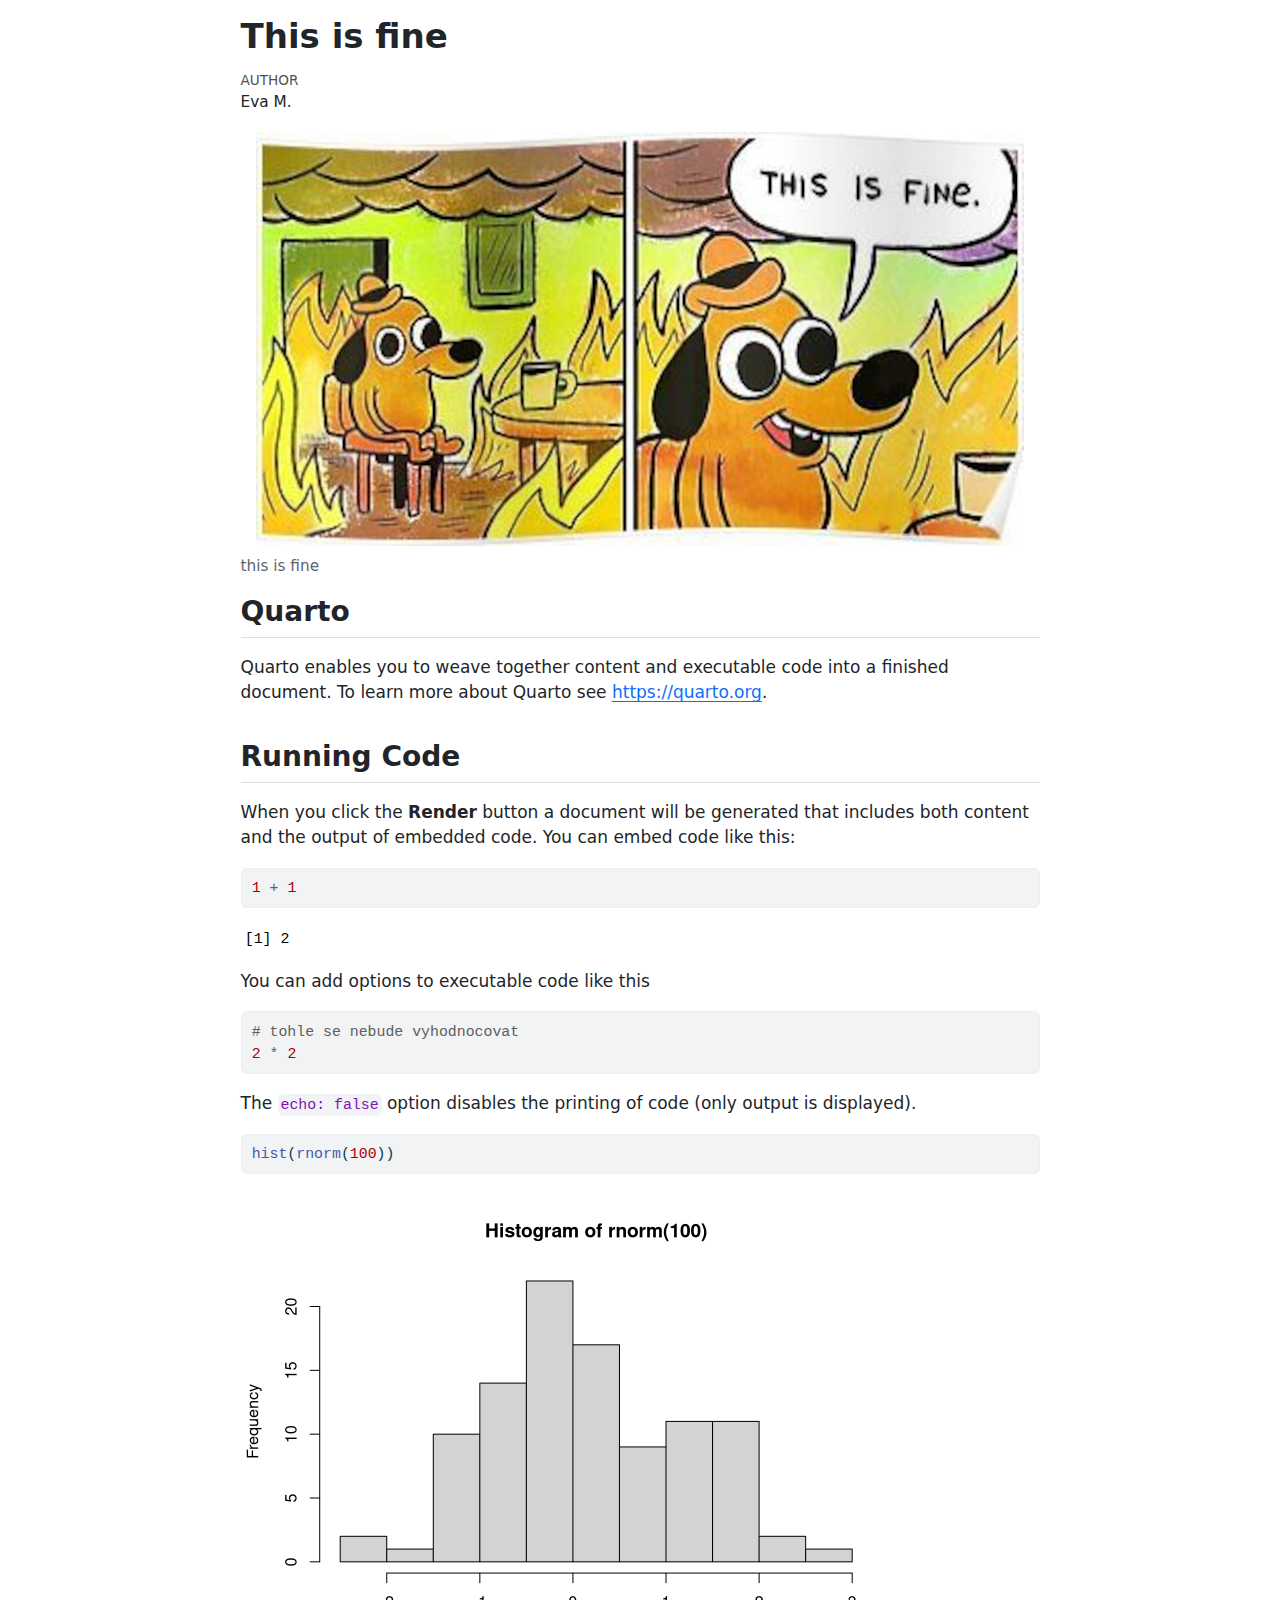
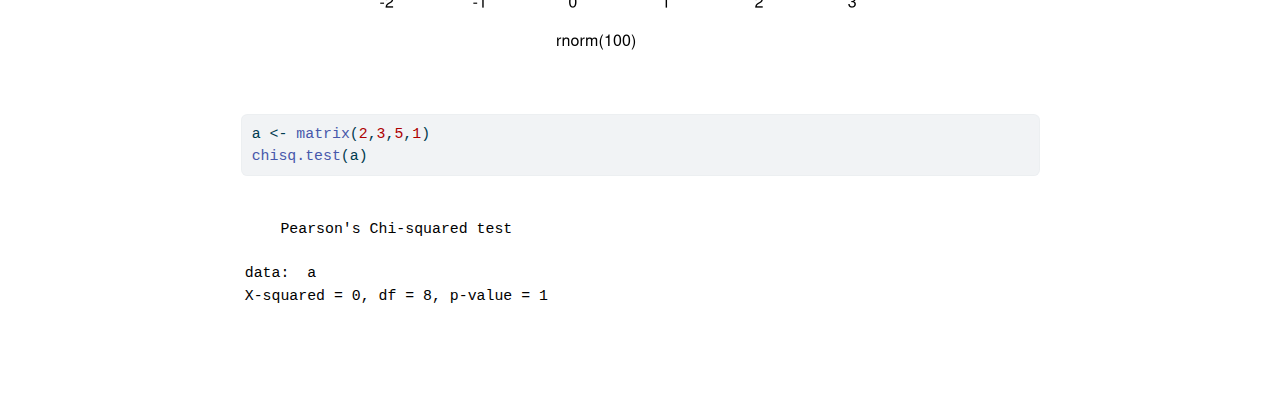
<file: index.html>
<!DOCTYPE html>
<html xmlns="http://www.w3.org/1999/xhtml" lang="en" xml:lang="en"><head>

<meta charset="utf-8">
<meta name="generator" content="quarto-1.8.27">

<meta name="viewport" content="width=device-width, initial-scale=1.0, user-scalable=yes">

<meta name="author" content="Eva M.">

<title>This is fine</title>
<style>
code{white-space: pre-wrap;}
span.smallcaps{font-variant: small-caps;}
div.columns{display: flex; gap: min(4vw, 1.5em);}
div.column{flex: auto; overflow-x: auto;}
div.hanging-indent{margin-left: 1.5em; text-indent: -1.5em;}
ul.task-list{list-style: none;}
ul.task-list li input[type="checkbox"] {
  width: 0.8em;
  margin: 0 0.8em 0.2em -1em; /* quarto-specific, see https://github.com/quarto-dev/quarto-cli/issues/4556 */ 
  vertical-align: middle;
}
/* CSS for syntax highlighting */
html { -webkit-text-size-adjust: 100%; }
pre > code.sourceCode { white-space: pre; position: relative; }
pre > code.sourceCode > span { display: inline-block; line-height: 1.25; }
pre > code.sourceCode > span:empty { height: 1.2em; }
.sourceCode { overflow: visible; }
code.sourceCode > span { color: inherit; text-decoration: inherit; }
div.sourceCode { margin: 1em 0; }
pre.sourceCode { margin: 0; }
@media screen {
div.sourceCode { overflow: auto; }
}
@media print {
pre > code.sourceCode { white-space: pre-wrap; }
pre > code.sourceCode > span { text-indent: -5em; padding-left: 5em; }
}
pre.numberSource code
  { counter-reset: source-line 0; }
pre.numberSource code > span
  { position: relative; left: -4em; counter-increment: source-line; }
pre.numberSource code > span > a:first-child::before
  { content: counter(source-line);
    position: relative; left: -1em; text-align: right; vertical-align: baseline;
    border: none; display: inline-block;
    -webkit-touch-callout: none; -webkit-user-select: none;
    -khtml-user-select: none; -moz-user-select: none;
    -ms-user-select: none; user-select: none;
    padding: 0 4px; width: 4em;
  }
pre.numberSource { margin-left: 3em;  padding-left: 4px; }
div.sourceCode
  {   }
@media screen {
pre > code.sourceCode > span > a:first-child::before { text-decoration: underline; }
}
</style>


<script src="index_files/libs/clipboard/clipboard.min.js"></script>
<script src="index_files/libs/quarto-html/quarto.js" type="module"></script>
<script src="index_files/libs/quarto-html/tabsets/tabsets.js" type="module"></script>
<script src="index_files/libs/quarto-html/axe/axe-check.js" type="module"></script>
<script src="index_files/libs/quarto-html/popper.min.js"></script>
<script src="index_files/libs/quarto-html/tippy.umd.min.js"></script>
<script src="index_files/libs/quarto-html/anchor.min.js"></script>
<link href="index_files/libs/quarto-html/tippy.css" rel="stylesheet">
<link href="index_files/libs/quarto-html/quarto-syntax-highlighting-b1010ed3cd212492f61910bf2317df72.css" rel="stylesheet" id="quarto-text-highlighting-styles">
<script src="index_files/libs/bootstrap/bootstrap.min.js"></script>
<link href="index_files/libs/bootstrap/bootstrap-icons.css" rel="stylesheet">
<link href="index_files/libs/bootstrap/bootstrap-6510570da2ac4d2cee7ce34e24c3e5b8.min.css" rel="stylesheet" append-hash="true" id="quarto-bootstrap" data-mode="light">


</head>

<body class="fullcontent quarto-light">

<div id="quarto-content" class="page-columns page-rows-contents page-layout-article">

<main class="content" id="quarto-document-content">

<header id="title-block-header" class="quarto-title-block default">
<div class="quarto-title">
<h1 class="title">This is fine</h1>
</div>



<div class="quarto-title-meta">

    <div>
    <div class="quarto-title-meta-heading">Author</div>
    <div class="quarto-title-meta-contents">
             <p>Eva M. </p>
          </div>
  </div>
    
  
    
  </div>
  


</header>


<div class="quarto-figure quarto-figure-center">
<figure class="figure">
<p><img src="img/this_is_fine.jpg" class="img-fluid figure-img"></p>
<figcaption>this is fine</figcaption>
</figure>
</div>
<section id="quarto" class="level2">
<h2 class="anchored" data-anchor-id="quarto">Quarto</h2>
<p>Quarto enables you to weave together content and executable code into a finished document. To learn more about Quarto see <a href="https://quarto.org" class="uri">https://quarto.org</a>.</p>
</section>
<section id="running-code" class="level2">
<h2 class="anchored" data-anchor-id="running-code">Running Code</h2>
<p>When you click the <strong>Render</strong> button a document will be generated that includes both content and the output of embedded code. You can embed code like this:</p>
<div class="cell">
<div class="code-copy-outer-scaffold"><div class="sourceCode cell-code" id="cb1"><pre class="sourceCode r code-with-copy"><code class="sourceCode r"><span id="cb1-1"><a href="#cb1-1" aria-hidden="true" tabindex="-1"></a><span class="dv">1</span> <span class="sc">+</span> <span class="dv">1</span> </span></code></pre></div><button title="Copy to Clipboard" class="code-copy-button"><i class="bi"></i></button></div>
<div class="cell-output cell-output-stdout">
<pre><code>[1] 2</code></pre>
</div>
</div>
<p>You can add options to executable code like this</p>
<div class="cell">
<div class="code-copy-outer-scaffold"><div class="sourceCode cell-code" id="cb3"><pre class="sourceCode r code-with-copy"><code class="sourceCode r"><span id="cb3-1"><a href="#cb3-1" aria-hidden="true" tabindex="-1"></a><span class="co"># tohle se nebude vyhodnocovat</span></span>
<span id="cb3-2"><a href="#cb3-2" aria-hidden="true" tabindex="-1"></a><span class="dv">2</span> <span class="sc">*</span> <span class="dv">2</span></span></code></pre></div><button title="Copy to Clipboard" class="code-copy-button"><i class="bi"></i></button></div>
</div>
<p>The <code>echo: false</code> option disables the printing of code (only output is displayed).</p>
<div class="cell">
<div class="code-copy-outer-scaffold"><div class="sourceCode cell-code" id="cb4"><pre class="sourceCode r code-with-copy"><code class="sourceCode r"><span id="cb4-1"><a href="#cb4-1" aria-hidden="true" tabindex="-1"></a><span class="fu">hist</span>(<span class="fu">rnorm</span>(<span class="dv">100</span>))</span></code></pre></div><button title="Copy to Clipboard" class="code-copy-button"><i class="bi"></i></button></div>
<div class="cell-output-display">
<div>
<figure class="figure">
<p><img src="index_files/figure-html/unnamed-chunk-3-1.png" class="img-fluid figure-img" width="672"></p>
</figure>
</div>
</div>
<div class="code-copy-outer-scaffold"><div class="sourceCode cell-code" id="cb5"><pre class="sourceCode r code-with-copy"><code class="sourceCode r"><span id="cb5-1"><a href="#cb5-1" aria-hidden="true" tabindex="-1"></a>a <span class="ot">&lt;-</span> <span class="fu">matrix</span>(<span class="dv">2</span>,<span class="dv">3</span>,<span class="dv">5</span>,<span class="dv">1</span>)</span>
<span id="cb5-2"><a href="#cb5-2" aria-hidden="true" tabindex="-1"></a><span class="fu">chisq.test</span>(a)</span></code></pre></div><button title="Copy to Clipboard" class="code-copy-button"><i class="bi"></i></button></div>
<div class="cell-output cell-output-stdout">
<pre><code>
    Pearson's Chi-squared test

data:  a
X-squared = 0, df = 8, p-value = 1</code></pre>
</div>
</div>
</section>

</main>
<!-- /main column -->
<script id="quarto-html-after-body" type="application/javascript">
  window.document.addEventListener("DOMContentLoaded", function (event) {
    const icon = "";
    const anchorJS = new window.AnchorJS();
    anchorJS.options = {
      placement: 'right',
      icon: icon
    };
    anchorJS.add('.anchored');
    const isCodeAnnotation = (el) => {
      for (const clz of el.classList) {
        if (clz.startsWith('code-annotation-')) {                     
          return true;
        }
      }
      return false;
    }
    const onCopySuccess = function(e) {
      // button target
      const button = e.trigger;
      // don't keep focus
      button.blur();
      // flash "checked"
      button.classList.add('code-copy-button-checked');
      var currentTitle = button.getAttribute("title");
      button.setAttribute("title", "Copied!");
      let tooltip;
      if (window.bootstrap) {
        button.setAttribute("data-bs-toggle", "tooltip");
        button.setAttribute("data-bs-placement", "left");
        button.setAttribute("data-bs-title", "Copied!");
        tooltip = new bootstrap.Tooltip(button, 
          { trigger: "manual", 
            customClass: "code-copy-button-tooltip",
            offset: [0, -8]});
        tooltip.show();    
      }
      setTimeout(function() {
        if (tooltip) {
          tooltip.hide();
          button.removeAttribute("data-bs-title");
          button.removeAttribute("data-bs-toggle");
          button.removeAttribute("data-bs-placement");
        }
        button.setAttribute("title", currentTitle);
        button.classList.remove('code-copy-button-checked');
      }, 1000);
      // clear code selection
      e.clearSelection();
    }
    const getTextToCopy = function(trigger) {
      const outerScaffold = trigger.parentElement.cloneNode(true);
      const codeEl = outerScaffold.querySelector('code');
      for (const childEl of codeEl.children) {
        if (isCodeAnnotation(childEl)) {
          childEl.remove();
        }
      }
      return codeEl.innerText;
    }
    const clipboard = new window.ClipboardJS('.code-copy-button:not([data-in-quarto-modal])', {
      text: getTextToCopy
    });
    clipboard.on('success', onCopySuccess);
    if (window.document.getElementById('quarto-embedded-source-code-modal')) {
      const clipboardModal = new window.ClipboardJS('.code-copy-button[data-in-quarto-modal]', {
        text: getTextToCopy,
        container: window.document.getElementById('quarto-embedded-source-code-modal')
      });
      clipboardModal.on('success', onCopySuccess);
    }
      var localhostRegex = new RegExp(/^(?:http|https):\/\/localhost\:?[0-9]*\//);
      var mailtoRegex = new RegExp(/^mailto:/);
        var filterRegex = new RegExp('/' + window.location.host + '/');
      var isInternal = (href) => {
          return filterRegex.test(href) || localhostRegex.test(href) || mailtoRegex.test(href);
      }
      // Inspect non-navigation links and adorn them if external
     var links = window.document.querySelectorAll('a[href]:not(.nav-link):not(.navbar-brand):not(.toc-action):not(.sidebar-link):not(.sidebar-item-toggle):not(.pagination-link):not(.no-external):not([aria-hidden]):not(.dropdown-item):not(.quarto-navigation-tool):not(.about-link)');
      for (var i=0; i<links.length; i++) {
        const link = links[i];
        if (!isInternal(link.href)) {
          // undo the damage that might have been done by quarto-nav.js in the case of
          // links that we want to consider external
          if (link.dataset.originalHref !== undefined) {
            link.href = link.dataset.originalHref;
          }
        }
      }
    function tippyHover(el, contentFn, onTriggerFn, onUntriggerFn) {
      const config = {
        allowHTML: true,
        maxWidth: 500,
        delay: 100,
        arrow: false,
        appendTo: function(el) {
            return el.parentElement;
        },
        interactive: true,
        interactiveBorder: 10,
        theme: 'quarto',
        placement: 'bottom-start',
      };
      if (contentFn) {
        config.content = contentFn;
      }
      if (onTriggerFn) {
        config.onTrigger = onTriggerFn;
      }
      if (onUntriggerFn) {
        config.onUntrigger = onUntriggerFn;
      }
      window.tippy(el, config); 
    }
    const noterefs = window.document.querySelectorAll('a[role="doc-noteref"]');
    for (var i=0; i<noterefs.length; i++) {
      const ref = noterefs[i];
      tippyHover(ref, function() {
        // use id or data attribute instead here
        let href = ref.getAttribute('data-footnote-href') || ref.getAttribute('href');
        try { href = new URL(href).hash; } catch {}
        const id = href.replace(/^#\/?/, "");
        const note = window.document.getElementById(id);
        if (note) {
          return note.innerHTML;
        } else {
          return "";
        }
      });
    }
    const xrefs = window.document.querySelectorAll('a.quarto-xref');
    const processXRef = (id, note) => {
      // Strip column container classes
      const stripColumnClz = (el) => {
        el.classList.remove("page-full", "page-columns");
        if (el.children) {
          for (const child of el.children) {
            stripColumnClz(child);
          }
        }
      }
      stripColumnClz(note)
      if (id === null || id.startsWith('sec-')) {
        // Special case sections, only their first couple elements
        const container = document.createElement("div");
        if (note.children && note.children.length > 2) {
          container.appendChild(note.children[0].cloneNode(true));
          for (let i = 1; i < note.children.length; i++) {
            const child = note.children[i];
            if (child.tagName === "P" && child.innerText === "") {
              continue;
            } else {
              container.appendChild(child.cloneNode(true));
              break;
            }
          }
          if (window.Quarto?.typesetMath) {
            window.Quarto.typesetMath(container);
          }
          return container.innerHTML
        } else {
          if (window.Quarto?.typesetMath) {
            window.Quarto.typesetMath(note);
          }
          return note.innerHTML;
        }
      } else {
        // Remove any anchor links if they are present
        const anchorLink = note.querySelector('a.anchorjs-link');
        if (anchorLink) {
          anchorLink.remove();
        }
        if (window.Quarto?.typesetMath) {
          window.Quarto.typesetMath(note);
        }
        if (note.classList.contains("callout")) {
          return note.outerHTML;
        } else {
          return note.innerHTML;
        }
      }
    }
    for (var i=0; i<xrefs.length; i++) {
      const xref = xrefs[i];
      tippyHover(xref, undefined, function(instance) {
        instance.disable();
        let url = xref.getAttribute('href');
        let hash = undefined; 
        if (url.startsWith('#')) {
          hash = url;
        } else {
          try { hash = new URL(url).hash; } catch {}
        }
        if (hash) {
          const id = hash.replace(/^#\/?/, "");
          const note = window.document.getElementById(id);
          if (note !== null) {
            try {
              const html = processXRef(id, note.cloneNode(true));
              instance.setContent(html);
            } finally {
              instance.enable();
              instance.show();
            }
          } else {
            // See if we can fetch this
            fetch(url.split('#')[0])
            .then(res => res.text())
            .then(html => {
              const parser = new DOMParser();
              const htmlDoc = parser.parseFromString(html, "text/html");
              const note = htmlDoc.getElementById(id);
              if (note !== null) {
                const html = processXRef(id, note);
                instance.setContent(html);
              } 
            }).finally(() => {
              instance.enable();
              instance.show();
            });
          }
        } else {
          // See if we can fetch a full url (with no hash to target)
          // This is a special case and we should probably do some content thinning / targeting
          fetch(url)
          .then(res => res.text())
          .then(html => {
            const parser = new DOMParser();
            const htmlDoc = parser.parseFromString(html, "text/html");
            const note = htmlDoc.querySelector('main.content');
            if (note !== null) {
              // This should only happen for chapter cross references
              // (since there is no id in the URL)
              // remove the first header
              if (note.children.length > 0 && note.children[0].tagName === "HEADER") {
                note.children[0].remove();
              }
              const html = processXRef(null, note);
              instance.setContent(html);
            } 
          }).finally(() => {
            instance.enable();
            instance.show();
          });
        }
      }, function(instance) {
      });
    }
        let selectedAnnoteEl;
        const selectorForAnnotation = ( cell, annotation) => {
          let cellAttr = 'data-code-cell="' + cell + '"';
          let lineAttr = 'data-code-annotation="' +  annotation + '"';
          const selector = 'span[' + cellAttr + '][' + lineAttr + ']';
          return selector;
        }
        const selectCodeLines = (annoteEl) => {
          const doc = window.document;
          const targetCell = annoteEl.getAttribute("data-target-cell");
          const targetAnnotation = annoteEl.getAttribute("data-target-annotation");
          const annoteSpan = window.document.querySelector(selectorForAnnotation(targetCell, targetAnnotation));
          const lines = annoteSpan.getAttribute("data-code-lines").split(",");
          const lineIds = lines.map((line) => {
            return targetCell + "-" + line;
          })
          let top = null;
          let height = null;
          let parent = null;
          if (lineIds.length > 0) {
              //compute the position of the single el (top and bottom and make a div)
              const el = window.document.getElementById(lineIds[0]);
              top = el.offsetTop;
              height = el.offsetHeight;
              parent = el.parentElement.parentElement;
            if (lineIds.length > 1) {
              const lastEl = window.document.getElementById(lineIds[lineIds.length - 1]);
              const bottom = lastEl.offsetTop + lastEl.offsetHeight;
              height = bottom - top;
            }
            if (top !== null && height !== null && parent !== null) {
              // cook up a div (if necessary) and position it 
              let div = window.document.getElementById("code-annotation-line-highlight");
              if (div === null) {
                div = window.document.createElement("div");
                div.setAttribute("id", "code-annotation-line-highlight");
                div.style.position = 'absolute';
                parent.appendChild(div);
              }
              div.style.top = top - 2 + "px";
              div.style.height = height + 4 + "px";
              div.style.left = 0;
              let gutterDiv = window.document.getElementById("code-annotation-line-highlight-gutter");
              if (gutterDiv === null) {
                gutterDiv = window.document.createElement("div");
                gutterDiv.setAttribute("id", "code-annotation-line-highlight-gutter");
                gutterDiv.style.position = 'absolute';
                const codeCell = window.document.getElementById(targetCell);
                const gutter = codeCell.querySelector('.code-annotation-gutter');
                gutter.appendChild(gutterDiv);
              }
              gutterDiv.style.top = top - 2 + "px";
              gutterDiv.style.height = height + 4 + "px";
            }
            selectedAnnoteEl = annoteEl;
          }
        };
        const unselectCodeLines = () => {
          const elementsIds = ["code-annotation-line-highlight", "code-annotation-line-highlight-gutter"];
          elementsIds.forEach((elId) => {
            const div = window.document.getElementById(elId);
            if (div) {
              div.remove();
            }
          });
          selectedAnnoteEl = undefined;
        };
          // Handle positioning of the toggle
      window.addEventListener(
        "resize",
        throttle(() => {
          elRect = undefined;
          if (selectedAnnoteEl) {
            selectCodeLines(selectedAnnoteEl);
          }
        }, 10)
      );
      function throttle(fn, ms) {
      let throttle = false;
      let timer;
        return (...args) => {
          if(!throttle) { // first call gets through
              fn.apply(this, args);
              throttle = true;
          } else { // all the others get throttled
              if(timer) clearTimeout(timer); // cancel #2
              timer = setTimeout(() => {
                fn.apply(this, args);
                timer = throttle = false;
              }, ms);
          }
        };
      }
        // Attach click handler to the DT
        const annoteDls = window.document.querySelectorAll('dt[data-target-cell]');
        for (const annoteDlNode of annoteDls) {
          annoteDlNode.addEventListener('click', (event) => {
            const clickedEl = event.target;
            if (clickedEl !== selectedAnnoteEl) {
              unselectCodeLines();
              const activeEl = window.document.querySelector('dt[data-target-cell].code-annotation-active');
              if (activeEl) {
                activeEl.classList.remove('code-annotation-active');
              }
              selectCodeLines(clickedEl);
              clickedEl.classList.add('code-annotation-active');
            } else {
              // Unselect the line
              unselectCodeLines();
              clickedEl.classList.remove('code-annotation-active');
            }
          });
        }
    const findCites = (el) => {
      const parentEl = el.parentElement;
      if (parentEl) {
        const cites = parentEl.dataset.cites;
        if (cites) {
          return {
            el,
            cites: cites.split(' ')
          };
        } else {
          return findCites(el.parentElement)
        }
      } else {
        return undefined;
      }
    };
    var bibliorefs = window.document.querySelectorAll('a[role="doc-biblioref"]');
    for (var i=0; i<bibliorefs.length; i++) {
      const ref = bibliorefs[i];
      const citeInfo = findCites(ref);
      if (citeInfo) {
        tippyHover(citeInfo.el, function() {
          var popup = window.document.createElement('div');
          citeInfo.cites.forEach(function(cite) {
            var citeDiv = window.document.createElement('div');
            citeDiv.classList.add('hanging-indent');
            citeDiv.classList.add('csl-entry');
            var biblioDiv = window.document.getElementById('ref-' + cite);
            if (biblioDiv) {
              citeDiv.innerHTML = biblioDiv.innerHTML;
            }
            popup.appendChild(citeDiv);
          });
          return popup.innerHTML;
        });
      }
    }
  });
  </script>
</div> <!-- /content -->




</body></html>
</file>
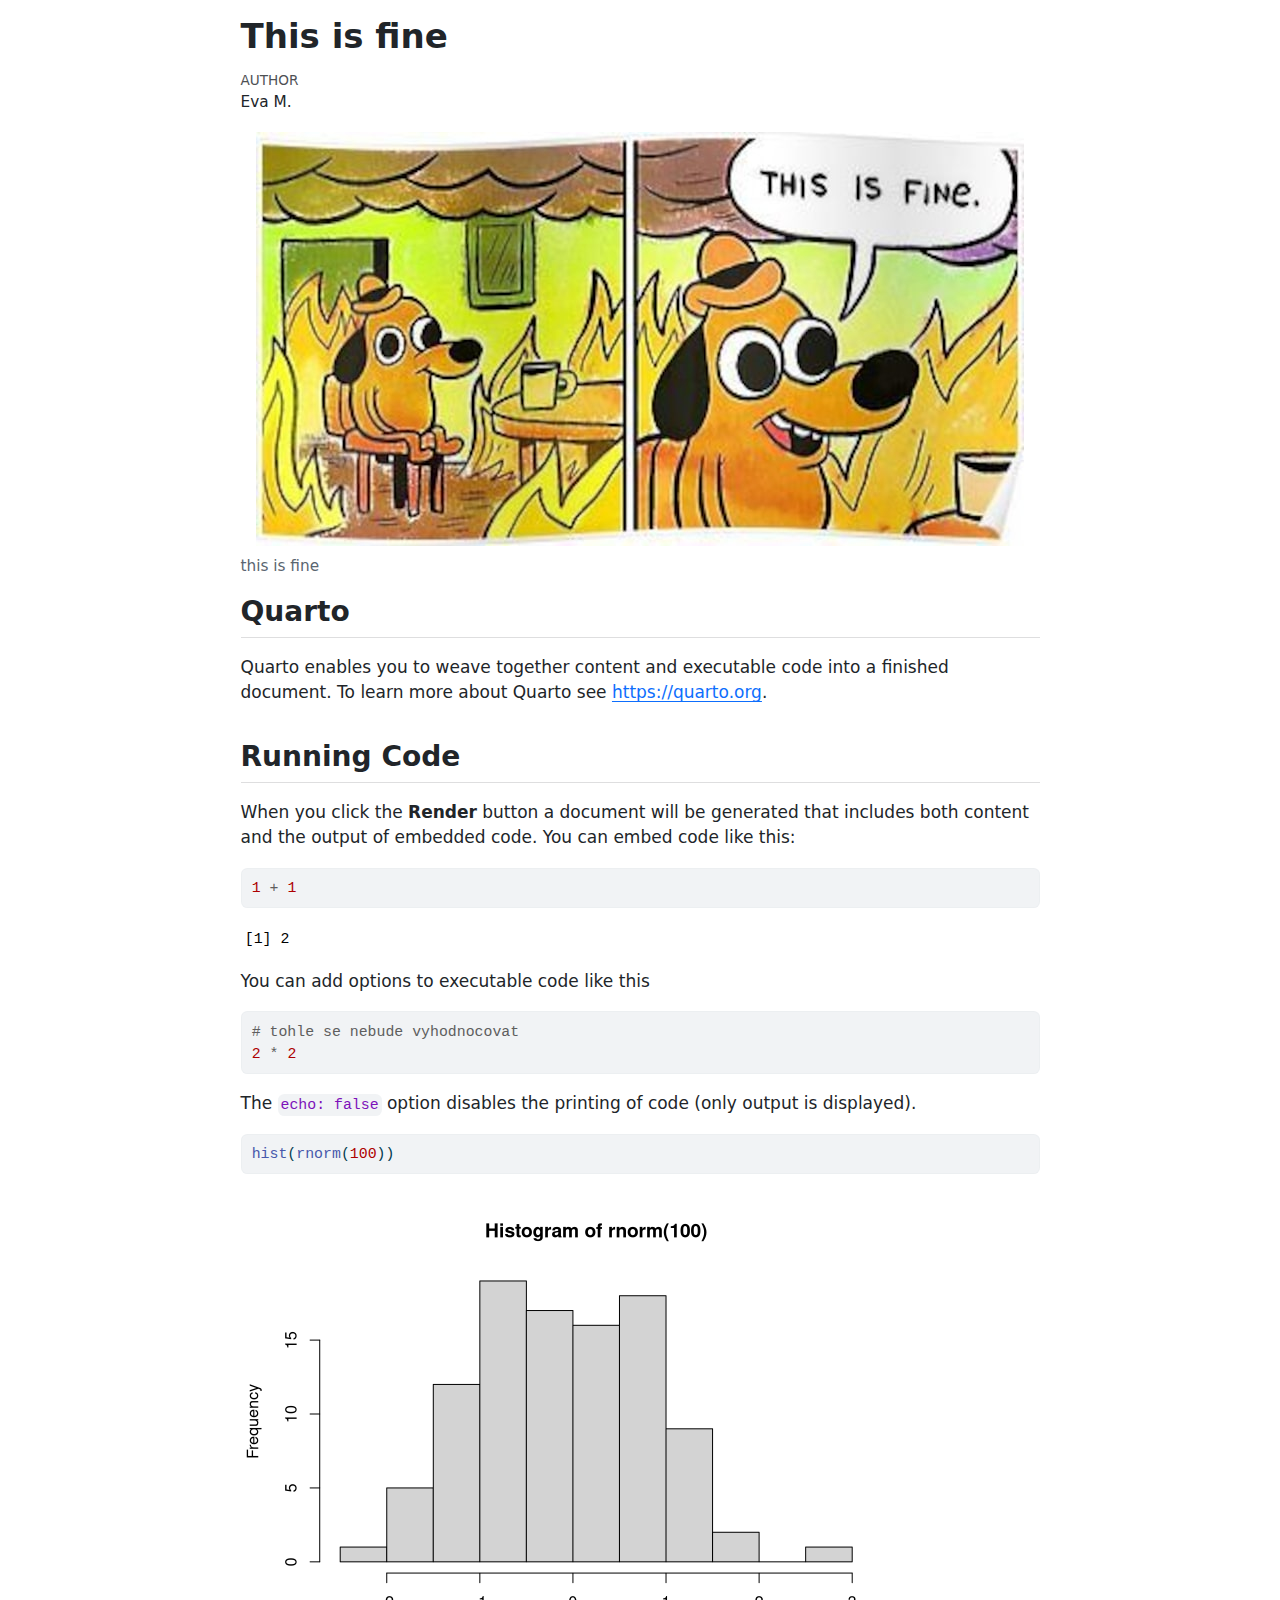
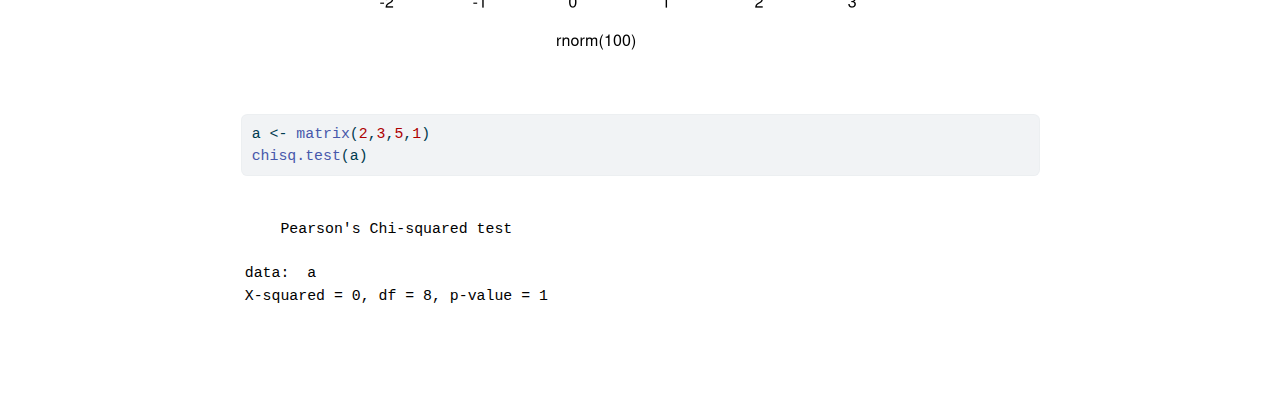
<file: fine_document.html>
<!DOCTYPE html>
<html xmlns="http://www.w3.org/1999/xhtml" lang="en" xml:lang="en"><head>

<meta charset="utf-8">
<meta name="generator" content="quarto-1.8.27">

<meta name="viewport" content="width=device-width, initial-scale=1.0, user-scalable=yes">

<meta name="author" content="Eva M.">

<title>This is fine</title>
<style>
code{white-space: pre-wrap;}
span.smallcaps{font-variant: small-caps;}
div.columns{display: flex; gap: min(4vw, 1.5em);}
div.column{flex: auto; overflow-x: auto;}
div.hanging-indent{margin-left: 1.5em; text-indent: -1.5em;}
ul.task-list{list-style: none;}
ul.task-list li input[type="checkbox"] {
  width: 0.8em;
  margin: 0 0.8em 0.2em -1em; /* quarto-specific, see https://github.com/quarto-dev/quarto-cli/issues/4556 */ 
  vertical-align: middle;
}
/* CSS for syntax highlighting */
html { -webkit-text-size-adjust: 100%; }
pre > code.sourceCode { white-space: pre; position: relative; }
pre > code.sourceCode > span { display: inline-block; line-height: 1.25; }
pre > code.sourceCode > span:empty { height: 1.2em; }
.sourceCode { overflow: visible; }
code.sourceCode > span { color: inherit; text-decoration: inherit; }
div.sourceCode { margin: 1em 0; }
pre.sourceCode { margin: 0; }
@media screen {
div.sourceCode { overflow: auto; }
}
@media print {
pre > code.sourceCode { white-space: pre-wrap; }
pre > code.sourceCode > span { text-indent: -5em; padding-left: 5em; }
}
pre.numberSource code
  { counter-reset: source-line 0; }
pre.numberSource code > span
  { position: relative; left: -4em; counter-increment: source-line; }
pre.numberSource code > span > a:first-child::before
  { content: counter(source-line);
    position: relative; left: -1em; text-align: right; vertical-align: baseline;
    border: none; display: inline-block;
    -webkit-touch-callout: none; -webkit-user-select: none;
    -khtml-user-select: none; -moz-user-select: none;
    -ms-user-select: none; user-select: none;
    padding: 0 4px; width: 4em;
  }
pre.numberSource { margin-left: 3em;  padding-left: 4px; }
div.sourceCode
  {   }
@media screen {
pre > code.sourceCode > span > a:first-child::before { text-decoration: underline; }
}
</style>


<script src="fine_document_files/libs/clipboard/clipboard.min.js"></script>
<script src="fine_document_files/libs/quarto-html/quarto.js" type="module"></script>
<script src="fine_document_files/libs/quarto-html/tabsets/tabsets.js" type="module"></script>
<script src="fine_document_files/libs/quarto-html/axe/axe-check.js" type="module"></script>
<script src="fine_document_files/libs/quarto-html/popper.min.js"></script>
<script src="fine_document_files/libs/quarto-html/tippy.umd.min.js"></script>
<script src="fine_document_files/libs/quarto-html/anchor.min.js"></script>
<link href="fine_document_files/libs/quarto-html/tippy.css" rel="stylesheet">
<link href="fine_document_files/libs/quarto-html/quarto-syntax-highlighting-b1010ed3cd212492f61910bf2317df72.css" rel="stylesheet" id="quarto-text-highlighting-styles">
<script src="fine_document_files/libs/bootstrap/bootstrap.min.js"></script>
<link href="fine_document_files/libs/bootstrap/bootstrap-icons.css" rel="stylesheet">
<link href="fine_document_files/libs/bootstrap/bootstrap-6510570da2ac4d2cee7ce34e24c3e5b8.min.css" rel="stylesheet" append-hash="true" id="quarto-bootstrap" data-mode="light">


</head>

<body class="fullcontent quarto-light">

<div id="quarto-content" class="page-columns page-rows-contents page-layout-article">

<main class="content" id="quarto-document-content">

<header id="title-block-header" class="quarto-title-block default">
<div class="quarto-title">
<h1 class="title">This is fine</h1>
</div>



<div class="quarto-title-meta">

    <div>
    <div class="quarto-title-meta-heading">Author</div>
    <div class="quarto-title-meta-contents">
             <p>Eva M. </p>
          </div>
  </div>
    
  
    
  </div>
  


</header>


<div class="quarto-figure quarto-figure-center">
<figure class="figure">
<p><img src="img/this_is_fine.jpg" class="img-fluid figure-img"></p>
<figcaption>this is fine</figcaption>
</figure>
</div>
<section id="quarto" class="level2">
<h2 class="anchored" data-anchor-id="quarto">Quarto</h2>
<p>Quarto enables you to weave together content and executable code into a finished document. To learn more about Quarto see <a href="https://quarto.org" class="uri">https://quarto.org</a>.</p>
</section>
<section id="running-code" class="level2">
<h2 class="anchored" data-anchor-id="running-code">Running Code</h2>
<p>When you click the <strong>Render</strong> button a document will be generated that includes both content and the output of embedded code. You can embed code like this:</p>
<div class="cell">
<div class="code-copy-outer-scaffold"><div class="sourceCode cell-code" id="cb1"><pre class="sourceCode r code-with-copy"><code class="sourceCode r"><span id="cb1-1"><a href="#cb1-1" aria-hidden="true" tabindex="-1"></a><span class="dv">1</span> <span class="sc">+</span> <span class="dv">1</span> </span></code></pre></div><button title="Copy to Clipboard" class="code-copy-button"><i class="bi"></i></button></div>
<div class="cell-output cell-output-stdout">
<pre><code>[1] 2</code></pre>
</div>
</div>
<p>You can add options to executable code like this</p>
<div class="cell">
<div class="code-copy-outer-scaffold"><div class="sourceCode cell-code" id="cb3"><pre class="sourceCode r code-with-copy"><code class="sourceCode r"><span id="cb3-1"><a href="#cb3-1" aria-hidden="true" tabindex="-1"></a><span class="co"># tohle se nebude vyhodnocovat</span></span>
<span id="cb3-2"><a href="#cb3-2" aria-hidden="true" tabindex="-1"></a><span class="dv">2</span> <span class="sc">*</span> <span class="dv">2</span></span></code></pre></div><button title="Copy to Clipboard" class="code-copy-button"><i class="bi"></i></button></div>
</div>
<p>The <code>echo: false</code> option disables the printing of code (only output is displayed).</p>
<div class="cell">
<div class="code-copy-outer-scaffold"><div class="sourceCode cell-code" id="cb4"><pre class="sourceCode r code-with-copy"><code class="sourceCode r"><span id="cb4-1"><a href="#cb4-1" aria-hidden="true" tabindex="-1"></a><span class="fu">hist</span>(<span class="fu">rnorm</span>(<span class="dv">100</span>))</span></code></pre></div><button title="Copy to Clipboard" class="code-copy-button"><i class="bi"></i></button></div>
<div class="cell-output-display">
<div>
<figure class="figure">
<p><img src="fine_document_files/figure-html/unnamed-chunk-3-1.png" class="img-fluid figure-img" width="672"></p>
</figure>
</div>
</div>
<div class="code-copy-outer-scaffold"><div class="sourceCode cell-code" id="cb5"><pre class="sourceCode r code-with-copy"><code class="sourceCode r"><span id="cb5-1"><a href="#cb5-1" aria-hidden="true" tabindex="-1"></a>a <span class="ot">&lt;-</span> <span class="fu">matrix</span>(<span class="dv">2</span>,<span class="dv">3</span>,<span class="dv">5</span>,<span class="dv">1</span>)</span>
<span id="cb5-2"><a href="#cb5-2" aria-hidden="true" tabindex="-1"></a><span class="fu">chisq.test</span>(a)</span></code></pre></div><button title="Copy to Clipboard" class="code-copy-button"><i class="bi"></i></button></div>
<div class="cell-output cell-output-stdout">
<pre><code>
    Pearson's Chi-squared test

data:  a
X-squared = 0, df = 8, p-value = 1</code></pre>
</div>
</div>
</section>

</main>
<!-- /main column -->
<script id="quarto-html-after-body" type="application/javascript">
  window.document.addEventListener("DOMContentLoaded", function (event) {
    const icon = "";
    const anchorJS = new window.AnchorJS();
    anchorJS.options = {
      placement: 'right',
      icon: icon
    };
    anchorJS.add('.anchored');
    const isCodeAnnotation = (el) => {
      for (const clz of el.classList) {
        if (clz.startsWith('code-annotation-')) {                     
          return true;
        }
      }
      return false;
    }
    const onCopySuccess = function(e) {
      // button target
      const button = e.trigger;
      // don't keep focus
      button.blur();
      // flash "checked"
      button.classList.add('code-copy-button-checked');
      var currentTitle = button.getAttribute("title");
      button.setAttribute("title", "Copied!");
      let tooltip;
      if (window.bootstrap) {
        button.setAttribute("data-bs-toggle", "tooltip");
        button.setAttribute("data-bs-placement", "left");
        button.setAttribute("data-bs-title", "Copied!");
        tooltip = new bootstrap.Tooltip(button, 
          { trigger: "manual", 
            customClass: "code-copy-button-tooltip",
            offset: [0, -8]});
        tooltip.show();    
      }
      setTimeout(function() {
        if (tooltip) {
          tooltip.hide();
          button.removeAttribute("data-bs-title");
          button.removeAttribute("data-bs-toggle");
          button.removeAttribute("data-bs-placement");
        }
        button.setAttribute("title", currentTitle);
        button.classList.remove('code-copy-button-checked');
      }, 1000);
      // clear code selection
      e.clearSelection();
    }
    const getTextToCopy = function(trigger) {
      const outerScaffold = trigger.parentElement.cloneNode(true);
      const codeEl = outerScaffold.querySelector('code');
      for (const childEl of codeEl.children) {
        if (isCodeAnnotation(childEl)) {
          childEl.remove();
        }
      }
      return codeEl.innerText;
    }
    const clipboard = new window.ClipboardJS('.code-copy-button:not([data-in-quarto-modal])', {
      text: getTextToCopy
    });
    clipboard.on('success', onCopySuccess);
    if (window.document.getElementById('quarto-embedded-source-code-modal')) {
      const clipboardModal = new window.ClipboardJS('.code-copy-button[data-in-quarto-modal]', {
        text: getTextToCopy,
        container: window.document.getElementById('quarto-embedded-source-code-modal')
      });
      clipboardModal.on('success', onCopySuccess);
    }
      var localhostRegex = new RegExp(/^(?:http|https):\/\/localhost\:?[0-9]*\//);
      var mailtoRegex = new RegExp(/^mailto:/);
        var filterRegex = new RegExp('/' + window.location.host + '/');
      var isInternal = (href) => {
          return filterRegex.test(href) || localhostRegex.test(href) || mailtoRegex.test(href);
      }
      // Inspect non-navigation links and adorn them if external
     var links = window.document.querySelectorAll('a[href]:not(.nav-link):not(.navbar-brand):not(.toc-action):not(.sidebar-link):not(.sidebar-item-toggle):not(.pagination-link):not(.no-external):not([aria-hidden]):not(.dropdown-item):not(.quarto-navigation-tool):not(.about-link)');
      for (var i=0; i<links.length; i++) {
        const link = links[i];
        if (!isInternal(link.href)) {
          // undo the damage that might have been done by quarto-nav.js in the case of
          // links that we want to consider external
          if (link.dataset.originalHref !== undefined) {
            link.href = link.dataset.originalHref;
          }
        }
      }
    function tippyHover(el, contentFn, onTriggerFn, onUntriggerFn) {
      const config = {
        allowHTML: true,
        maxWidth: 500,
        delay: 100,
        arrow: false,
        appendTo: function(el) {
            return el.parentElement;
        },
        interactive: true,
        interactiveBorder: 10,
        theme: 'quarto',
        placement: 'bottom-start',
      };
      if (contentFn) {
        config.content = contentFn;
      }
      if (onTriggerFn) {
        config.onTrigger = onTriggerFn;
      }
      if (onUntriggerFn) {
        config.onUntrigger = onUntriggerFn;
      }
      window.tippy(el, config); 
    }
    const noterefs = window.document.querySelectorAll('a[role="doc-noteref"]');
    for (var i=0; i<noterefs.length; i++) {
      const ref = noterefs[i];
      tippyHover(ref, function() {
        // use id or data attribute instead here
        let href = ref.getAttribute('data-footnote-href') || ref.getAttribute('href');
        try { href = new URL(href).hash; } catch {}
        const id = href.replace(/^#\/?/, "");
        const note = window.document.getElementById(id);
        if (note) {
          return note.innerHTML;
        } else {
          return "";
        }
      });
    }
    const xrefs = window.document.querySelectorAll('a.quarto-xref');
    const processXRef = (id, note) => {
      // Strip column container classes
      const stripColumnClz = (el) => {
        el.classList.remove("page-full", "page-columns");
        if (el.children) {
          for (const child of el.children) {
            stripColumnClz(child);
          }
        }
      }
      stripColumnClz(note)
      if (id === null || id.startsWith('sec-')) {
        // Special case sections, only their first couple elements
        const container = document.createElement("div");
        if (note.children && note.children.length > 2) {
          container.appendChild(note.children[0].cloneNode(true));
          for (let i = 1; i < note.children.length; i++) {
            const child = note.children[i];
            if (child.tagName === "P" && child.innerText === "") {
              continue;
            } else {
              container.appendChild(child.cloneNode(true));
              break;
            }
          }
          if (window.Quarto?.typesetMath) {
            window.Quarto.typesetMath(container);
          }
          return container.innerHTML
        } else {
          if (window.Quarto?.typesetMath) {
            window.Quarto.typesetMath(note);
          }
          return note.innerHTML;
        }
      } else {
        // Remove any anchor links if they are present
        const anchorLink = note.querySelector('a.anchorjs-link');
        if (anchorLink) {
          anchorLink.remove();
        }
        if (window.Quarto?.typesetMath) {
          window.Quarto.typesetMath(note);
        }
        if (note.classList.contains("callout")) {
          return note.outerHTML;
        } else {
          return note.innerHTML;
        }
      }
    }
    for (var i=0; i<xrefs.length; i++) {
      const xref = xrefs[i];
      tippyHover(xref, undefined, function(instance) {
        instance.disable();
        let url = xref.getAttribute('href');
        let hash = undefined; 
        if (url.startsWith('#')) {
          hash = url;
        } else {
          try { hash = new URL(url).hash; } catch {}
        }
        if (hash) {
          const id = hash.replace(/^#\/?/, "");
          const note = window.document.getElementById(id);
          if (note !== null) {
            try {
              const html = processXRef(id, note.cloneNode(true));
              instance.setContent(html);
            } finally {
              instance.enable();
              instance.show();
            }
          } else {
            // See if we can fetch this
            fetch(url.split('#')[0])
            .then(res => res.text())
            .then(html => {
              const parser = new DOMParser();
              const htmlDoc = parser.parseFromString(html, "text/html");
              const note = htmlDoc.getElementById(id);
              if (note !== null) {
                const html = processXRef(id, note);
                instance.setContent(html);
              } 
            }).finally(() => {
              instance.enable();
              instance.show();
            });
          }
        } else {
          // See if we can fetch a full url (with no hash to target)
          // This is a special case and we should probably do some content thinning / targeting
          fetch(url)
          .then(res => res.text())
          .then(html => {
            const parser = new DOMParser();
            const htmlDoc = parser.parseFromString(html, "text/html");
            const note = htmlDoc.querySelector('main.content');
            if (note !== null) {
              // This should only happen for chapter cross references
              // (since there is no id in the URL)
              // remove the first header
              if (note.children.length > 0 && note.children[0].tagName === "HEADER") {
                note.children[0].remove();
              }
              const html = processXRef(null, note);
              instance.setContent(html);
            } 
          }).finally(() => {
            instance.enable();
            instance.show();
          });
        }
      }, function(instance) {
      });
    }
        let selectedAnnoteEl;
        const selectorForAnnotation = ( cell, annotation) => {
          let cellAttr = 'data-code-cell="' + cell + '"';
          let lineAttr = 'data-code-annotation="' +  annotation + '"';
          const selector = 'span[' + cellAttr + '][' + lineAttr + ']';
          return selector;
        }
        const selectCodeLines = (annoteEl) => {
          const doc = window.document;
          const targetCell = annoteEl.getAttribute("data-target-cell");
          const targetAnnotation = annoteEl.getAttribute("data-target-annotation");
          const annoteSpan = window.document.querySelector(selectorForAnnotation(targetCell, targetAnnotation));
          const lines = annoteSpan.getAttribute("data-code-lines").split(",");
          const lineIds = lines.map((line) => {
            return targetCell + "-" + line;
          })
          let top = null;
          let height = null;
          let parent = null;
          if (lineIds.length > 0) {
              //compute the position of the single el (top and bottom and make a div)
              const el = window.document.getElementById(lineIds[0]);
              top = el.offsetTop;
              height = el.offsetHeight;
              parent = el.parentElement.parentElement;
            if (lineIds.length > 1) {
              const lastEl = window.document.getElementById(lineIds[lineIds.length - 1]);
              const bottom = lastEl.offsetTop + lastEl.offsetHeight;
              height = bottom - top;
            }
            if (top !== null && height !== null && parent !== null) {
              // cook up a div (if necessary) and position it 
              let div = window.document.getElementById("code-annotation-line-highlight");
              if (div === null) {
                div = window.document.createElement("div");
                div.setAttribute("id", "code-annotation-line-highlight");
                div.style.position = 'absolute';
                parent.appendChild(div);
              }
              div.style.top = top - 2 + "px";
              div.style.height = height + 4 + "px";
              div.style.left = 0;
              let gutterDiv = window.document.getElementById("code-annotation-line-highlight-gutter");
              if (gutterDiv === null) {
                gutterDiv = window.document.createElement("div");
                gutterDiv.setAttribute("id", "code-annotation-line-highlight-gutter");
                gutterDiv.style.position = 'absolute';
                const codeCell = window.document.getElementById(targetCell);
                const gutter = codeCell.querySelector('.code-annotation-gutter');
                gutter.appendChild(gutterDiv);
              }
              gutterDiv.style.top = top - 2 + "px";
              gutterDiv.style.height = height + 4 + "px";
            }
            selectedAnnoteEl = annoteEl;
          }
        };
        const unselectCodeLines = () => {
          const elementsIds = ["code-annotation-line-highlight", "code-annotation-line-highlight-gutter"];
          elementsIds.forEach((elId) => {
            const div = window.document.getElementById(elId);
            if (div) {
              div.remove();
            }
          });
          selectedAnnoteEl = undefined;
        };
          // Handle positioning of the toggle
      window.addEventListener(
        "resize",
        throttle(() => {
          elRect = undefined;
          if (selectedAnnoteEl) {
            selectCodeLines(selectedAnnoteEl);
          }
        }, 10)
      );
      function throttle(fn, ms) {
      let throttle = false;
      let timer;
        return (...args) => {
          if(!throttle) { // first call gets through
              fn.apply(this, args);
              throttle = true;
          } else { // all the others get throttled
              if(timer) clearTimeout(timer); // cancel #2
              timer = setTimeout(() => {
                fn.apply(this, args);
                timer = throttle = false;
              }, ms);
          }
        };
      }
        // Attach click handler to the DT
        const annoteDls = window.document.querySelectorAll('dt[data-target-cell]');
        for (const annoteDlNode of annoteDls) {
          annoteDlNode.addEventListener('click', (event) => {
            const clickedEl = event.target;
            if (clickedEl !== selectedAnnoteEl) {
              unselectCodeLines();
              const activeEl = window.document.querySelector('dt[data-target-cell].code-annotation-active');
              if (activeEl) {
                activeEl.classList.remove('code-annotation-active');
              }
              selectCodeLines(clickedEl);
              clickedEl.classList.add('code-annotation-active');
            } else {
              // Unselect the line
              unselectCodeLines();
              clickedEl.classList.remove('code-annotation-active');
            }
          });
        }
    const findCites = (el) => {
      const parentEl = el.parentElement;
      if (parentEl) {
        const cites = parentEl.dataset.cites;
        if (cites) {
          return {
            el,
            cites: cites.split(' ')
          };
        } else {
          return findCites(el.parentElement)
        }
      } else {
        return undefined;
      }
    };
    var bibliorefs = window.document.querySelectorAll('a[role="doc-biblioref"]');
    for (var i=0; i<bibliorefs.length; i++) {
      const ref = bibliorefs[i];
      const citeInfo = findCites(ref);
      if (citeInfo) {
        tippyHover(citeInfo.el, function() {
          var popup = window.document.createElement('div');
          citeInfo.cites.forEach(function(cite) {
            var citeDiv = window.document.createElement('div');
            citeDiv.classList.add('hanging-indent');
            citeDiv.classList.add('csl-entry');
            var biblioDiv = window.document.getElementById('ref-' + cite);
            if (biblioDiv) {
              citeDiv.innerHTML = biblioDiv.innerHTML;
            }
            popup.appendChild(citeDiv);
          });
          return popup.innerHTML;
        });
      }
    }
  });
  </script>
</div> <!-- /content -->




</body></html>
</file>
<file: index_files/libs/quarto-html/tippy.css>
.tippy-box[data-animation=fade][data-state=hidden]{opacity:0}[data-tippy-root]{max-width:calc(100vw - 10px)}.tippy-box{position:relative;background-color:#333;color:#fff;border-radius:4px;font-size:14px;line-height:1.4;white-space:normal;outline:0;transition-property:transform,visibility,opacity}.tippy-box[data-placement^=top]>.tippy-arrow{bottom:0}.tippy-box[data-placement^=top]>.tippy-arrow:before{bottom:-7px;left:0;border-width:8px 8px 0;border-top-color:initial;transform-origin:center top}.tippy-box[data-placement^=bottom]>.tippy-arrow{top:0}.tippy-box[data-placement^=bottom]>.tippy-arrow:before{top:-7px;left:0;border-width:0 8px 8px;border-bottom-color:initial;transform-origin:center bottom}.tippy-box[data-placement^=left]>.tippy-arrow{right:0}.tippy-box[data-placement^=left]>.tippy-arrow:before{border-width:8px 0 8px 8px;border-left-color:initial;right:-7px;transform-origin:center left}.tippy-box[data-placement^=right]>.tippy-arrow{left:0}.tippy-box[data-placement^=right]>.tippy-arrow:before{left:-7px;border-width:8px 8px 8px 0;border-right-color:initial;transform-origin:center right}.tippy-box[data-inertia][data-state=visible]{transition-timing-function:cubic-bezier(.54,1.5,.38,1.11)}.tippy-arrow{width:16px;height:16px;color:#333}.tippy-arrow:before{content:"";position:absolute;border-color:transparent;border-style:solid}.tippy-content{position:relative;padding:5px 9px;z-index:1}
</file>
<file: index_files/libs/quarto-html/quarto-syntax-highlighting-b1010ed3cd212492f61910bf2317df72.css>
/* quarto syntax highlight colors */
:root {
  --quarto-hl-ot-color: #003B4F;
  --quarto-hl-at-color: #657422;
  --quarto-hl-ss-color: #20794D;
  --quarto-hl-an-color: #5E5E5E;
  --quarto-hl-fu-color: #4758AB;
  --quarto-hl-st-color: #20794D;
  --quarto-hl-cf-color: #003B4F;
  --quarto-hl-op-color: #5E5E5E;
  --quarto-hl-er-color: #AD0000;
  --quarto-hl-bn-color: #AD0000;
  --quarto-hl-al-color: #AD0000;
  --quarto-hl-va-color: #111111;
  --quarto-hl-bu-color: inherit;
  --quarto-hl-ex-color: inherit;
  --quarto-hl-pp-color: #AD0000;
  --quarto-hl-in-color: #5E5E5E;
  --quarto-hl-vs-color: #20794D;
  --quarto-hl-wa-color: #5E5E5E;
  --quarto-hl-do-color: #5E5E5E;
  --quarto-hl-im-color: #00769E;
  --quarto-hl-ch-color: #20794D;
  --quarto-hl-dt-color: #AD0000;
  --quarto-hl-fl-color: #AD0000;
  --quarto-hl-co-color: #5E5E5E;
  --quarto-hl-cv-color: #5E5E5E;
  --quarto-hl-cn-color: #8f5902;
  --quarto-hl-sc-color: #5E5E5E;
  --quarto-hl-dv-color: #AD0000;
  --quarto-hl-kw-color: #003B4F;
}

/* other quarto variables */
:root {
  --quarto-font-monospace: SFMono-Regular, Menlo, Monaco, Consolas, "Liberation Mono", "Courier New", monospace;
}

/* syntax highlight based on Pandoc's rules */
pre > code.sourceCode > span {
  color: #003B4F;
}

code.sourceCode > span {
  color: #003B4F;
}

div.sourceCode,
div.sourceCode pre.sourceCode {
  color: #003B4F;
}

/* Normal */
code span {
  color: #003B4F;
}

/* Alert */
code span.al {
  color: #AD0000;
  font-style: inherit;
}

/* Annotation */
code span.an {
  color: #5E5E5E;
  font-style: inherit;
}

/* Attribute */
code span.at {
  color: #657422;
  font-style: inherit;
}

/* BaseN */
code span.bn {
  color: #AD0000;
  font-style: inherit;
}

/* BuiltIn */
code span.bu {
  font-style: inherit;
}

/* ControlFlow */
code span.cf {
  color: #003B4F;
  font-weight: bold;
  font-style: inherit;
}

/* Constant */
code span.cn {
  color: #8f5902;
  font-style: inherit;
}

/* Comment */
code span.co {
  color: #5E5E5E;
  font-style: inherit;
}

/* CommentVar */
code span.cv {
  color: #5E5E5E;
  font-style: italic;
}

/* Documentation */
code span.do {
  color: #5E5E5E;
  font-style: italic;
}

/* DataType */
code span.dt {
  color: #AD0000;
  font-style: inherit;
}

/* DecVal */
code span.dv {
  color: #AD0000;
  font-style: inherit;
}

/* Error */
code span.er {
  color: #AD0000;
  font-style: inherit;
}

/* Extension */
code span.ex {
  font-style: inherit;
}

/* Float */
code span.fl {
  color: #AD0000;
  font-style: inherit;
}

/* Function */
code span.fu {
  color: #4758AB;
  font-style: inherit;
}

/* Char */
code span.ch {
  color: #20794D;
  font-style: inherit;
}

/* Import */
code span.im {
  color: #00769E;
  font-style: inherit;
}

/* Information */
code span.in {
  color: #5E5E5E;
  font-style: inherit;
}

/* Keyword */
code span.kw {
  color: #003B4F;
  font-weight: bold;
  font-style: inherit;
}

/* Operator */
code span.op {
  color: #5E5E5E;
  font-style: inherit;
}

/* Other */
code span.ot {
  color: #003B4F;
  font-style: inherit;
}

/* Preprocessor */
code span.pp {
  color: #AD0000;
  font-style: inherit;
}

/* SpecialChar */
code span.sc {
  color: #5E5E5E;
  font-style: inherit;
}

/* SpecialString */
code span.ss {
  color: #20794D;
  font-style: inherit;
}

/* String */
code span.st {
  color: #20794D;
  font-style: inherit;
}

/* Variable */
code span.va {
  color: #111111;
  font-style: inherit;
}

/* VerbatimString */
code span.vs {
  color: #20794D;
  font-style: inherit;
}

/* Warning */
code span.wa {
  color: #5E5E5E;
  font-style: italic;
}

.prevent-inlining {
  content: "</";
}

/*# sourceMappingURL=e7fd62060625792c600f027e60d88cd4.css.map */
</file>
<file: fine_document_files/libs/quarto-html/tippy.css>
.tippy-box[data-animation=fade][data-state=hidden]{opacity:0}[data-tippy-root]{max-width:calc(100vw - 10px)}.tippy-box{position:relative;background-color:#333;color:#fff;border-radius:4px;font-size:14px;line-height:1.4;white-space:normal;outline:0;transition-property:transform,visibility,opacity}.tippy-box[data-placement^=top]>.tippy-arrow{bottom:0}.tippy-box[data-placement^=top]>.tippy-arrow:before{bottom:-7px;left:0;border-width:8px 8px 0;border-top-color:initial;transform-origin:center top}.tippy-box[data-placement^=bottom]>.tippy-arrow{top:0}.tippy-box[data-placement^=bottom]>.tippy-arrow:before{top:-7px;left:0;border-width:0 8px 8px;border-bottom-color:initial;transform-origin:center bottom}.tippy-box[data-placement^=left]>.tippy-arrow{right:0}.tippy-box[data-placement^=left]>.tippy-arrow:before{border-width:8px 0 8px 8px;border-left-color:initial;right:-7px;transform-origin:center left}.tippy-box[data-placement^=right]>.tippy-arrow{left:0}.tippy-box[data-placement^=right]>.tippy-arrow:before{left:-7px;border-width:8px 8px 8px 0;border-right-color:initial;transform-origin:center right}.tippy-box[data-inertia][data-state=visible]{transition-timing-function:cubic-bezier(.54,1.5,.38,1.11)}.tippy-arrow{width:16px;height:16px;color:#333}.tippy-arrow:before{content:"";position:absolute;border-color:transparent;border-style:solid}.tippy-content{position:relative;padding:5px 9px;z-index:1}
</file>
<file: fine_document_files/libs/quarto-html/quarto-syntax-highlighting-b1010ed3cd212492f61910bf2317df72.css>
/* quarto syntax highlight colors */
:root {
  --quarto-hl-ot-color: #003B4F;
  --quarto-hl-at-color: #657422;
  --quarto-hl-ss-color: #20794D;
  --quarto-hl-an-color: #5E5E5E;
  --quarto-hl-fu-color: #4758AB;
  --quarto-hl-st-color: #20794D;
  --quarto-hl-cf-color: #003B4F;
  --quarto-hl-op-color: #5E5E5E;
  --quarto-hl-er-color: #AD0000;
  --quarto-hl-bn-color: #AD0000;
  --quarto-hl-al-color: #AD0000;
  --quarto-hl-va-color: #111111;
  --quarto-hl-bu-color: inherit;
  --quarto-hl-ex-color: inherit;
  --quarto-hl-pp-color: #AD0000;
  --quarto-hl-in-color: #5E5E5E;
  --quarto-hl-vs-color: #20794D;
  --quarto-hl-wa-color: #5E5E5E;
  --quarto-hl-do-color: #5E5E5E;
  --quarto-hl-im-color: #00769E;
  --quarto-hl-ch-color: #20794D;
  --quarto-hl-dt-color: #AD0000;
  --quarto-hl-fl-color: #AD0000;
  --quarto-hl-co-color: #5E5E5E;
  --quarto-hl-cv-color: #5E5E5E;
  --quarto-hl-cn-color: #8f5902;
  --quarto-hl-sc-color: #5E5E5E;
  --quarto-hl-dv-color: #AD0000;
  --quarto-hl-kw-color: #003B4F;
}

/* other quarto variables */
:root {
  --quarto-font-monospace: SFMono-Regular, Menlo, Monaco, Consolas, "Liberation Mono", "Courier New", monospace;
}

/* syntax highlight based on Pandoc's rules */
pre > code.sourceCode > span {
  color: #003B4F;
}

code.sourceCode > span {
  color: #003B4F;
}

div.sourceCode,
div.sourceCode pre.sourceCode {
  color: #003B4F;
}

/* Normal */
code span {
  color: #003B4F;
}

/* Alert */
code span.al {
  color: #AD0000;
  font-style: inherit;
}

/* Annotation */
code span.an {
  color: #5E5E5E;
  font-style: inherit;
}

/* Attribute */
code span.at {
  color: #657422;
  font-style: inherit;
}

/* BaseN */
code span.bn {
  color: #AD0000;
  font-style: inherit;
}

/* BuiltIn */
code span.bu {
  font-style: inherit;
}

/* ControlFlow */
code span.cf {
  color: #003B4F;
  font-weight: bold;
  font-style: inherit;
}

/* Constant */
code span.cn {
  color: #8f5902;
  font-style: inherit;
}

/* Comment */
code span.co {
  color: #5E5E5E;
  font-style: inherit;
}

/* CommentVar */
code span.cv {
  color: #5E5E5E;
  font-style: italic;
}

/* Documentation */
code span.do {
  color: #5E5E5E;
  font-style: italic;
}

/* DataType */
code span.dt {
  color: #AD0000;
  font-style: inherit;
}

/* DecVal */
code span.dv {
  color: #AD0000;
  font-style: inherit;
}

/* Error */
code span.er {
  color: #AD0000;
  font-style: inherit;
}

/* Extension */
code span.ex {
  font-style: inherit;
}

/* Float */
code span.fl {
  color: #AD0000;
  font-style: inherit;
}

/* Function */
code span.fu {
  color: #4758AB;
  font-style: inherit;
}

/* Char */
code span.ch {
  color: #20794D;
  font-style: inherit;
}

/* Import */
code span.im {
  color: #00769E;
  font-style: inherit;
}

/* Information */
code span.in {
  color: #5E5E5E;
  font-style: inherit;
}

/* Keyword */
code span.kw {
  color: #003B4F;
  font-weight: bold;
  font-style: inherit;
}

/* Operator */
code span.op {
  color: #5E5E5E;
  font-style: inherit;
}

/* Other */
code span.ot {
  color: #003B4F;
  font-style: inherit;
}

/* Preprocessor */
code span.pp {
  color: #AD0000;
  font-style: inherit;
}

/* SpecialChar */
code span.sc {
  color: #5E5E5E;
  font-style: inherit;
}

/* SpecialString */
code span.ss {
  color: #20794D;
  font-style: inherit;
}

/* String */
code span.st {
  color: #20794D;
  font-style: inherit;
}

/* Variable */
code span.va {
  color: #111111;
  font-style: inherit;
}

/* VerbatimString */
code span.vs {
  color: #20794D;
  font-style: inherit;
}

/* Warning */
code span.wa {
  color: #5E5E5E;
  font-style: italic;
}

.prevent-inlining {
  content: "</";
}

/*# sourceMappingURL=e7fd62060625792c600f027e60d88cd4.css.map */
</file>
